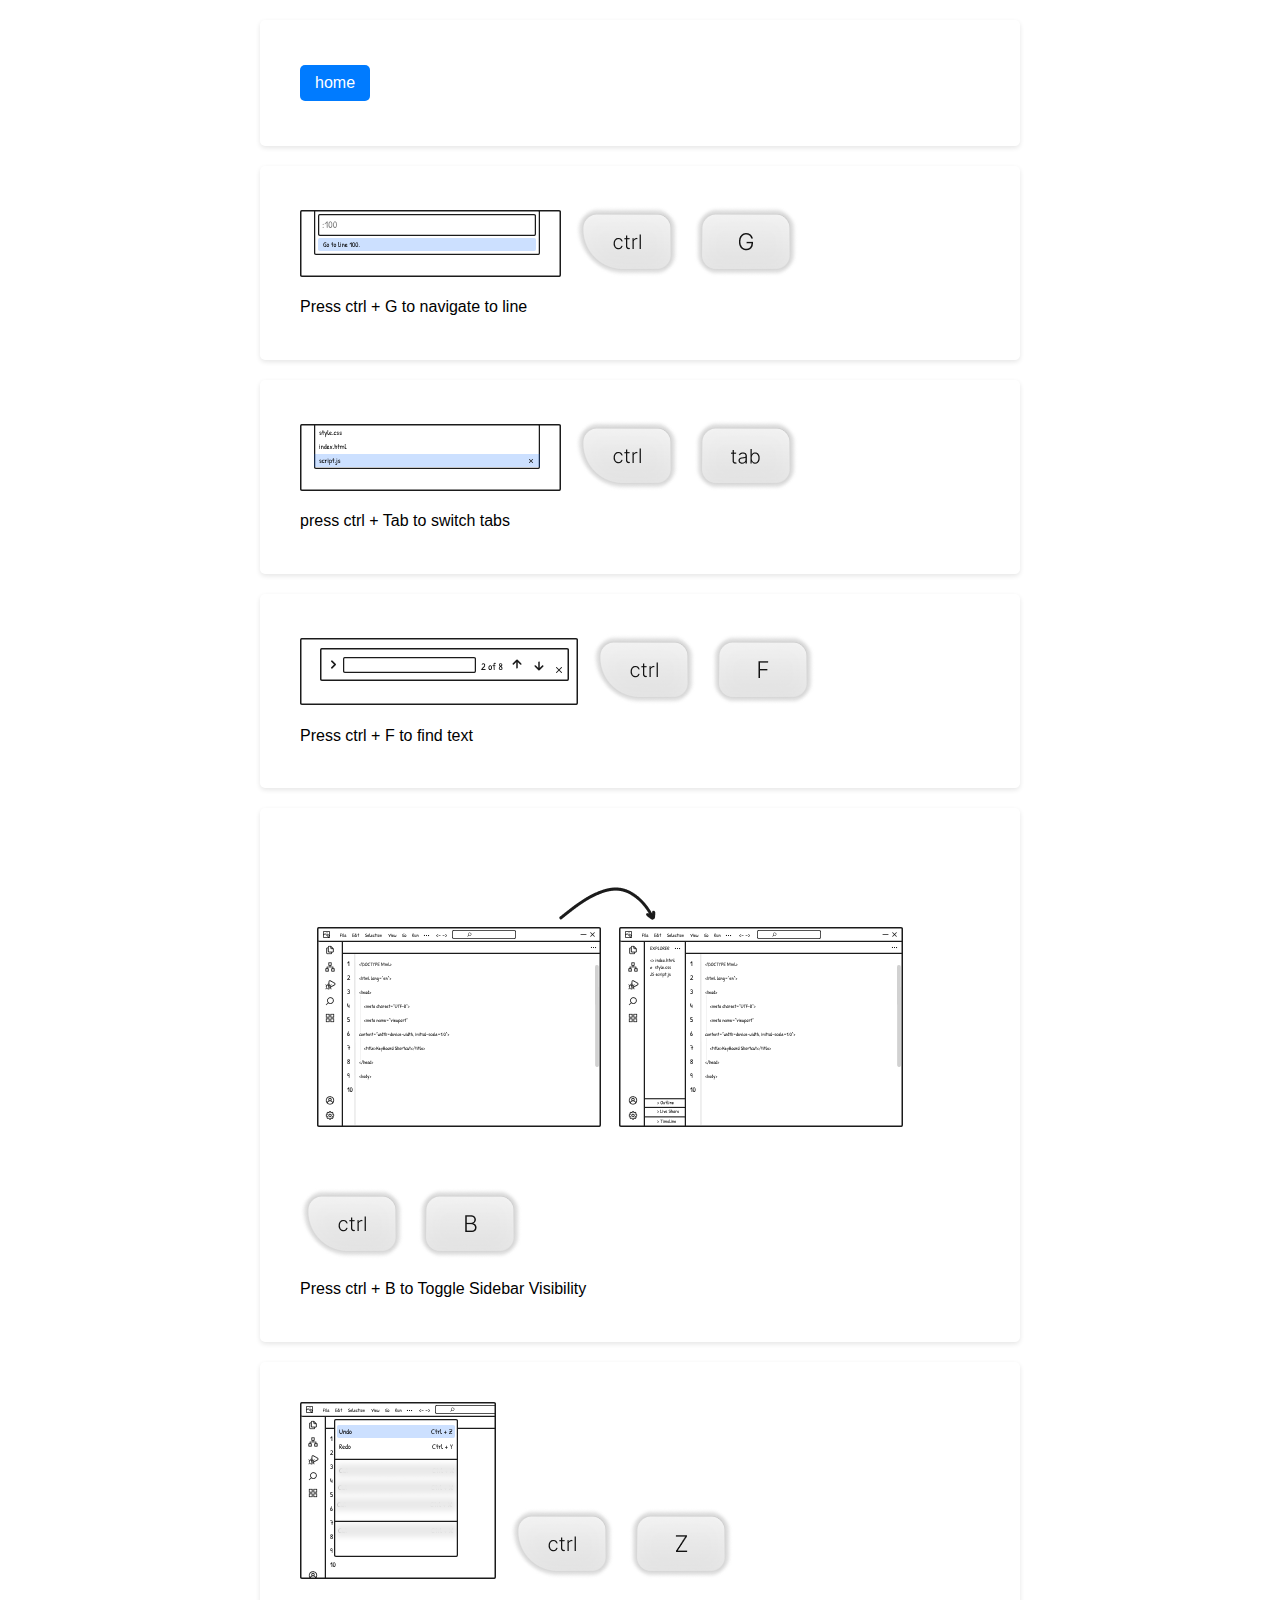
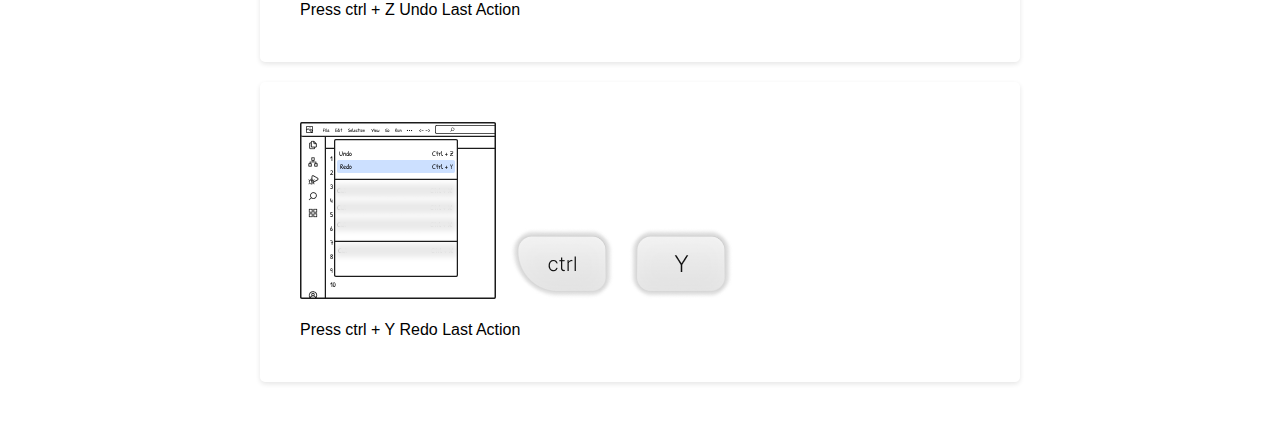
<file: vscode.html>
<!DOCTYPE html>
<html lang="en">
<head>
    <meta charset="UTF-8">
    <meta name="viewport" content="width=device-width, initial-scale=1.0">
    <title>Vs code</title>
    <link rel="stylesheet" href="styles.css">
</head>
<body>

    
    <div>
        <a href="index.html">home</a>
    </div>


    <div>
        <img src="img2/line.png" alt="">
        <img src="img/ctrl.png" alt="ctrl">
        <img src="img2/G.png" alt="G">
        <p> Press ctrl + G to navigate to line</p>
    </div> 
        


<div>
    <img src="img2/line (1).png" alt="">
    <img src="img/ctrl.png" alt="ctrl">
    <img src="img/tab.png" alt="tab">
    <p> press ctrl + Tab to switch tabs </p>
</div> 

<div>
    <img src="img2/line (2).png" alt="">
    <img src="img/ctrl.png" alt="ctrl">
    <img src="img2/f.png" alt="F">
    <p> Press ctrl + F to find text</p>
</div> 

<div>
    <img src="img2/Frame 13.png" alt="">
    <img src="img/ctrl.png" alt="ctrl">
    <img src="img2/b.png" alt="b">
    <p> Press ctrl + B to Toggle Sidebar Visibility</p>
</div>  


<div>
    <img src="img2/undo.png" alt="">
    <img src="img/ctrl.png" alt="ctrl">
    <img src="img2/Z.png" alt="Z">
    <p> Press ctrl + Z Undo Last Action</p>
</div>  

<div>
    <img src="img2/Redo.png" alt="">
    <img src="img/ctrl.png" alt="ctrl">
    <img src="img2/Y.png" alt="Y">
    <p> Press ctrl + Y Redo Last Action</p>
</div>  




</body>
</html>
</file>
<file: styles.css>
/* Reset default styles */
* {
    margin: 0;
    padding: 0;
    box-sizing: border-box;
}

body {
    font-family: Arial, sans-serif;
    line-height: 1.6;
    padding: 20px;
    max-width: 800px;
    margin: 0 auto;
    background-color: #ffffff;
}

h5 {
    font-size: 24px;
    margin-bottom: 20px;
    text-align: center;
}

div {
    background-color: white;
    border-radius: 5px;
    padding: 40px;
    margin-bottom: 20px;
    box-shadow: 0 2px 5px rgba(0, 0, 0, 0.1);
}

img {
    max-width: 100%;
    height: auto;
    margin-right: 10px;
}

p {
    margin-top: 10px;
    font-size: 16px;
}

button, a {
    display: inline-block;
    padding: 5px 15px;
    margin: 5px 0;
    background-color: #007bff;
    color: white;
    text-decoration: none;
    border-radius: 5px;
    border: none;
    cursor: pointer;
    transition: background-color 0.3s;
}

button:hover, a:hover {
    background-color: #0056b3;
}

/* Responsive design */
@media (max-width: 600px) {
    body {
        padding: 10px;
    }
    
    div {
        padding: 15px;
    }
}
</file>
